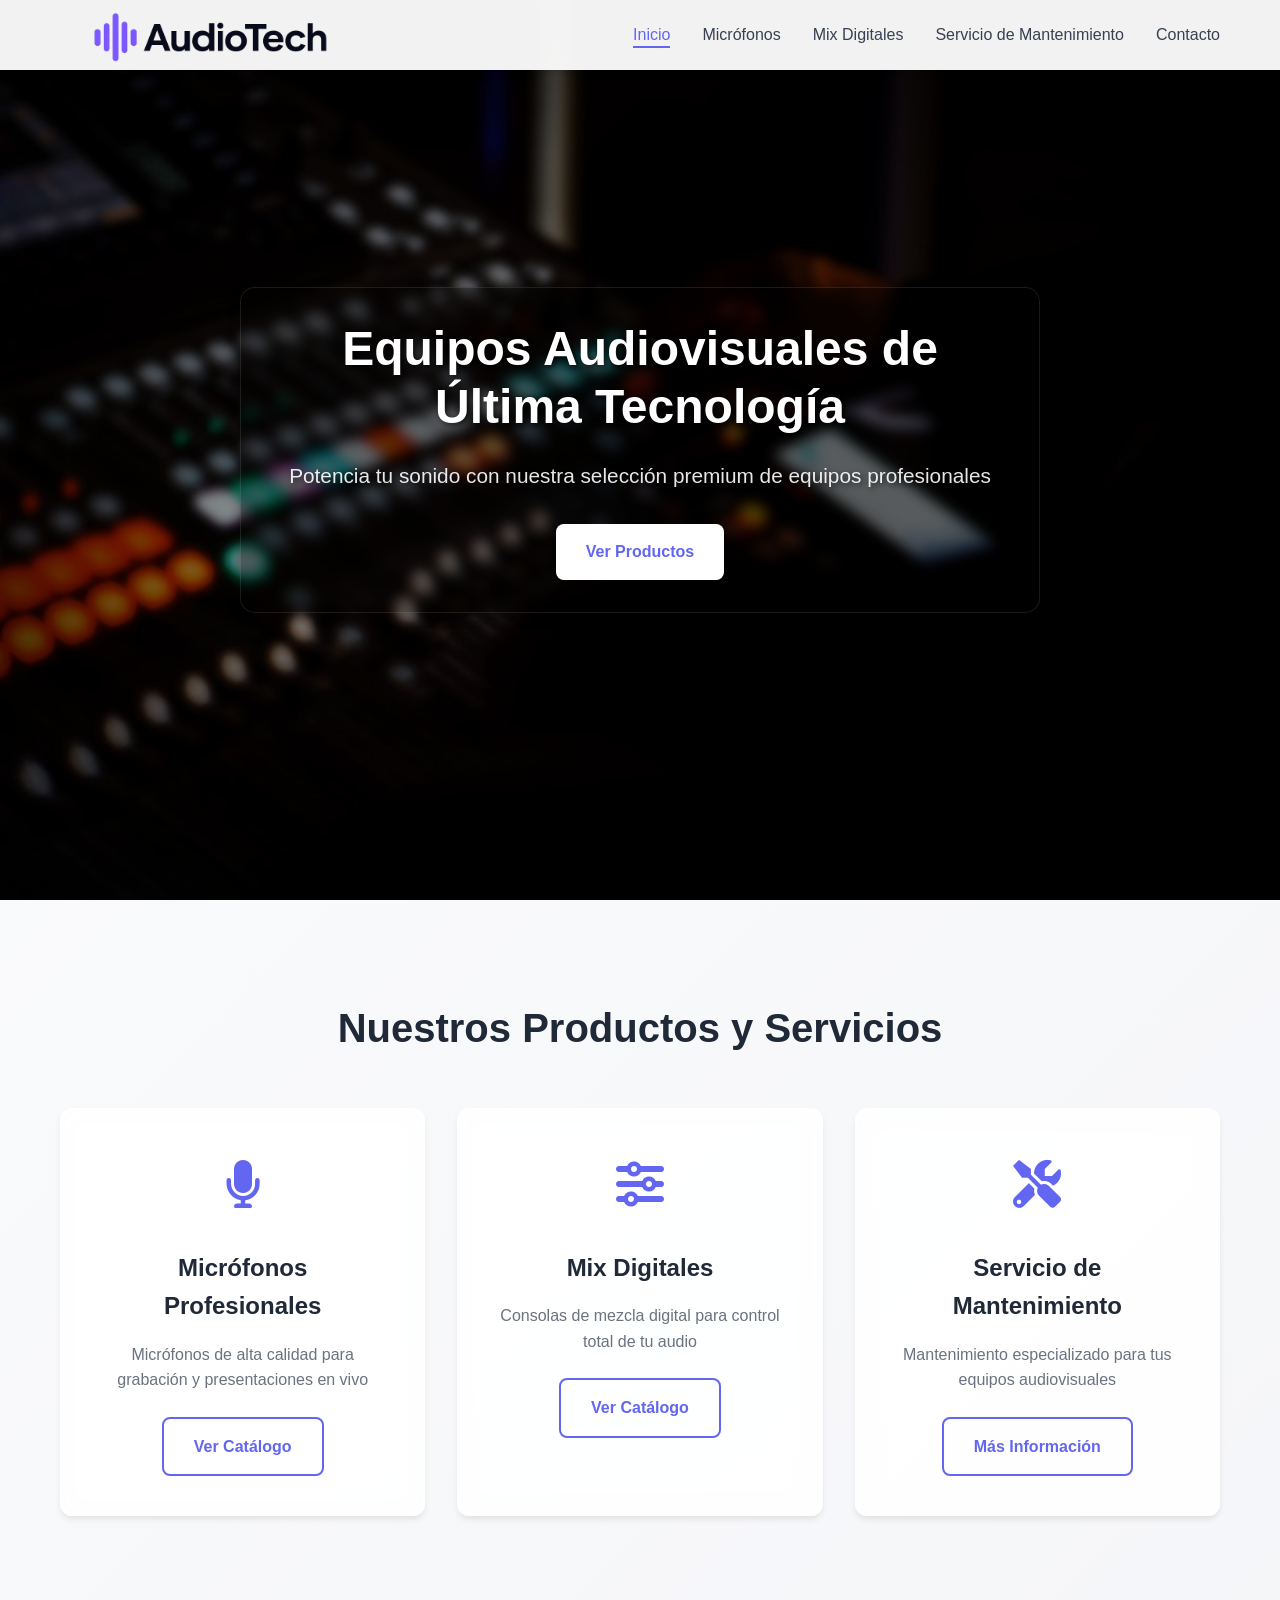
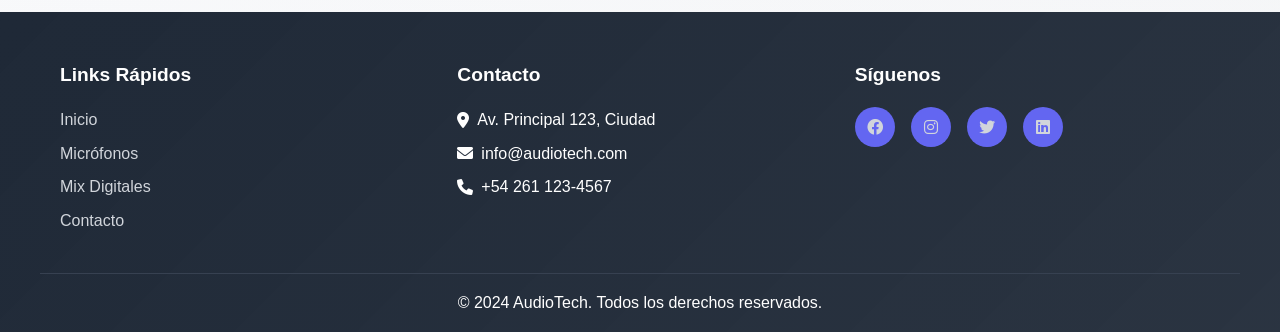
<file: index.html>
<!DOCTYPE html>
<html lang="es">
<head>
    <meta charset="UTF-8">
    <meta name="viewport" content="width=device-width, initial-scale=1.0">
    <title>AudioTech - Equipos Audiovisuales Profesionales</title>
    <link rel="icon" type="image/png" href="img/logo.png">
    <link rel="stylesheet" href="css/style.css">
    <link href="https://cdnjs.cloudflare.com/ajax/libs/font-awesome/6.0.0/css/all.min.css" rel="stylesheet">
</head>
<body class="page-transition">

    <header class="header">
        <nav class="nav">
            <div class="nav-container">
                <!-- Logo -->
                <div class="nav-logo">
                    <h2>AudioTech</h2>
                    <img src="img/logo.png" alt="AudioTech Logo" class="logo-img">
                </div>
                
                <!-- Menu header -->
                <ul class="nav-menu">
                    <li><a href="index.html" class="nav-link active">Inicio</a></li>
                    <li><a href="microfonos.html" class="nav-link">Micrófonos</a></li>
                    <li><a href="mix.html" class="nav-link">Mix Digitales</a></li>
                    <li><a href="mantenimiento.html" class="nav-link">Servicio de Mantenimiento</a></li>
                    <li><a href="contacto.html" class="nav-link">Contacto</a></li>
                </ul>
                
                <!-- Boton hamburguesa para celulares -->
                <div class="hamburger">
                    <span class="bar"></span>
                    <span class="bar"></span>
                    <span class="bar"></span>
                </div>
            </div>
        </nav>
    </header>

    
    <section class="hero" id="home">
        <!-- imagen de fondo principal -->
        <div class="hero-background">
            <img src="img/hero-bg.jpg" alt="Hero Background" class="hero-img">
        </div>
        <div class="hero-content">
            <h1 class="hero-title">Equipos Audiovisuales de Última Tecnología</h1>
            <p class="hero-subtitle">Potencia tu sonido con nuestra selección premium de equipos profesionales</p>
            <a href="#productos" class="btn btn-primary">Ver Productos</a>
        </div>
    </section>

    <!-- Seccion de Productos -->
    <section class="products-preview" id="productos">
        <div class="container">
            <h2 class="section-title">Nuestros Productos y Servicios</h2>
            <div class="products-grid">
                <div class="product-card">
                    <div class="card-icon">
                        <i class="fas fa-microphone"></i>
                    </div>
                    <h3>Micrófonos Profesionales</h3>
                    <p>Micrófonos de alta calidad para grabación y presentaciones en vivo</p>
                    <a href="microfonos.html" class="btn btn-outline">Ver Catálogo</a>
                </div>
                
                <div class="product-card">
                    <div class="card-icon">
                        <i class="fas fa-sliders-h"></i>
                    </div>
                    <h3>Mix Digitales</h3>
                    <p>Consolas de mezcla digital para control total de tu audio</p>
                    <a href="mix.html" class="btn btn-outline">Ver Catálogo</a>
                </div>
                
                <div class="product-card">
                    <div class="card-icon">
                        <i class="fas fa-tools"></i>
                    </div>
                    <h3>Servicio de Mantenimiento</h3>
                    <p>Mantenimiento especializado para tus equipos audiovisuales</p>
                    <a href="mantenimiento.html" class="btn btn-outline">Más Información</a>
                </div>
            </div>
        </div>
    </section>

    <!-- Footer -->
    <footer class="footer">
        <div class="footer-content">
            <div class="footer-section">
                <h4>Links Rápidos</h4>
                <ul>
                    <li><a href="index.html">Inicio</a></li>
                    <li><a href="microfonos.html">Micrófonos</a></li>
                    <li><a href="mix.html">Mix Digitales</a></li>
                    <li><a href="contacto.html">Contacto</a></li>
                </ul>
            </div>
            
            <div class="footer-section">
                <h4>Contacto</h4>
                <div class="contact-info">
                    <!-- Info contacto -->
                    <p><i class="fas fa-map-marker-alt"></i> Av. Principal 123, Ciudad</p>
                    <p><i class="fas fa-envelope"></i> info@audiotech.com</p>
                    <p><i class="fas fa-phone"></i> +54 261 123-4567</p>
                </div>
            </div>
            
            <div class="footer-section">
                <h4>Síguenos</h4>
                <div class="social-links">
                    <!-- Enlaces a redes sociales -->
                    <a href="#" class="social-link"><i class="fab fa-facebook"></i></a>
                    <a href="#" class="social-link"><i class="fab fa-instagram"></i></a>
                    <a href="#" class="social-link"><i class="fab fa-twitter"></i></a>
                    <a href="#" class="social-link"><i class="fab fa-linkedin"></i></a>
                </div>
            </div>
        </div>
        
        <div class="footer-bottom">
            <p>&copy; 2024 AudioTech. Todos los derechos reservados.</p>
        </div>
    </footer>

    <!-- Boton volver arriba -->
    <button id="backToTop" class="back-to-top">
        <i class="fas fa-chevron-up"></i>
    </button>

    <!-- JS -->
    <script>
        // Menú hamburguesa
        const hamburger = document.querySelector('.hamburger');
        const navMenu = document.querySelector('.nav-menu');

        hamburger.addEventListener('click', () => {
            hamburger.classList.toggle('active');
            navMenu.classList.toggle('active');
        });

        // Cerrar menú al hacer click en un link en el hamburguesa
        document.querySelectorAll('.nav-link').forEach(n => n.addEventListener('click', () => {
            hamburger.classList.remove('active');
            navMenu.classList.remove('active');
        }));

        // Volver arriba
        const backToTopButton = document.getElementById('backToTop');

        window.addEventListener('scroll', () => {
            if (window.pageYOffset > 300) {
                backToTopButton.style.display = 'flex';
            } else {
                backToTopButton.style.display = 'none';
            }
        });

        backToTopButton.addEventListener('click', () => {
            window.scrollTo({
                top: 0,
                behavior: 'smooth'
            });
        });

        // Smooth scroll para links
        document.querySelectorAll('a[href^="#"]').forEach(anchor => {
            anchor.addEventListener('click', function (e) {
                e.preventDefault();
                const target = document.querySelector(this.getAttribute('href'));
                if (target) {
                    target.scrollIntoView({
                        behavior: 'smooth',
                        block: 'start'
                    });
                }
            });
        });
    </script>
</body>
</html>
</file>
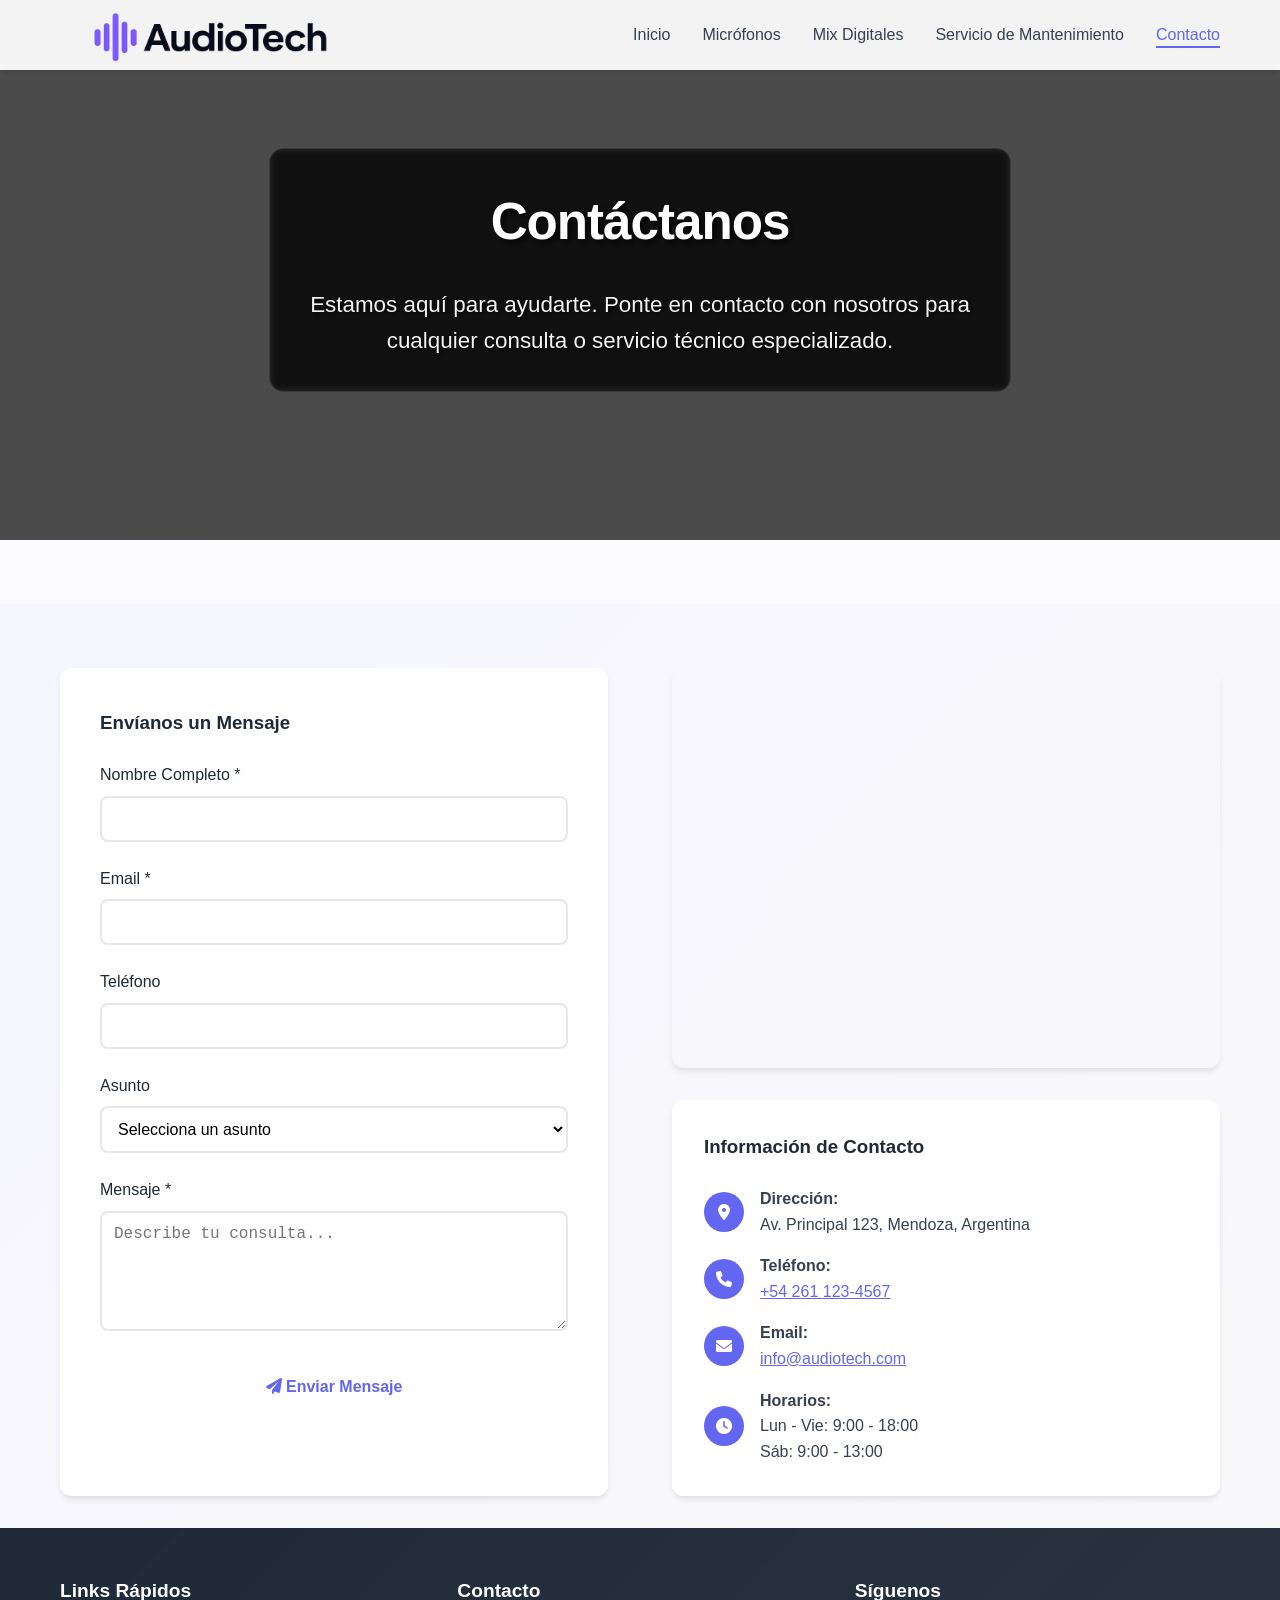
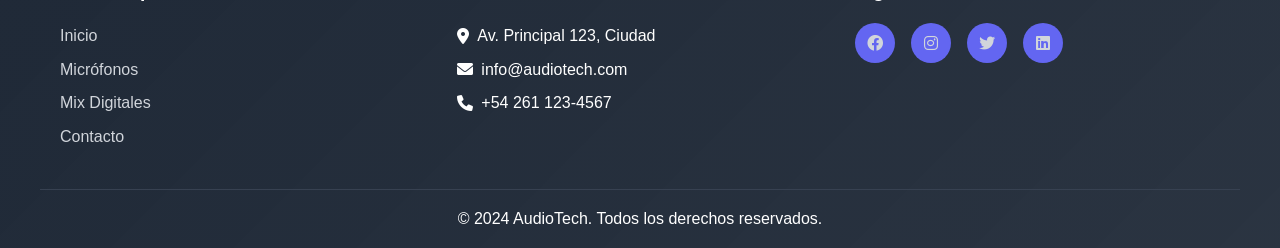
<file: contacto.html>
<!DOCTYPE html>
<html lang="es">
<head>
    <meta charset="UTF-8">
    <meta name="viewport" content="width=device-width, initial-scale=1.0">
    <title>Contacto - AudioTech</title>
    <link rel="icon" type="image/png" href="img/logo.png">
    <link rel="stylesheet" href="css/style.css">
    <link href="https://cdnjs.cloudflare.com/ajax/libs/font-awesome/6.0.0/css/all.min.css" rel="stylesheet">
</head>
<body class="page-transition">
    <!-- Header fijo -->
    <header class="header">
        <nav class="nav">
            <div class="nav-container">
                <div class="nav-logo">
                    <h2>AudioTech</h2>
                    <img src="img/logo.png" alt="AudioTech Logo" class="logo-img">
                </div>
                
                <ul class="nav-menu">
                    <li><a href="index.html" class="nav-link">Inicio</a></li>
                    <li><a href="microfonos.html" class="nav-link">Micrófonos</a></li>
                    <li><a href="mix.html" class="nav-link">Mix Digitales</a></li>
                    <li><a href="mantenimiento.html" class="nav-link">Servicio de Mantenimiento</a></li>
                    <li><a href="contacto.html" class="nav-link active">Contacto</a></li>
                </ul>
                
                <div class="hamburger">
                    <span class="bar"></span>
                    <span class="bar"></span>
                    <span class="bar"></span>
                </div>
            </div>
        </nav>
    </header>

    <!-- Header con imagen de fondo -->
    <section class="page-header contact-header">
        <div class="page-header-content">
            <h1 class="section-title">Contáctanos</h1>
            <p>Estamos aquí para ayudarte. Ponte en contacto con nosotros para cualquier consulta o servicio técnico especializado.</p>
        </div>
    </section>

    <!-- Sección de Contacto -->
    <section class="contact">
        <div class="container">
            <div class="contact-content">
                <!-- Formulario de Contacto -->
                <div class="contact-form">
                    <h3 style="margin-bottom: 1.5rem; color: var(--secondary-color);">Envíanos un Mensaje</h3>
                    <form id="contactForm" action="#" method="POST">
                        <div class="form-group">
                            <label for="nombre">Nombre Completo *</label>
                            <input type="text" id="nombre" name="nombre" required>
                        </div>
                        
                        <div class="form-group">
                            <label for="email">Email *</label>
                            <input type="email" id="email" name="email" required>
                        </div>
                        
                        <div class="form-group">
                            <label for="telefono">Teléfono</label>
                            <input type="tel" id="telefono" name="telefono">
                        </div>
                        
                        <div class="form-group">
                            <label for="asunto">Asunto</label>
                            <select id="asunto" name="asunto">
                                <option value="">Selecciona un asunto</option>
                                <option value="consulta-producto">Consulta sobre productos</option>
                                <option value="servicio-tecnico">Servicio técnico</option>
                                <option value="cotizacion">Solicitar cotización</option>
                                <option value="otro">Otro</option>
                            </select>
                        </div>
                        
                        <div class="form-group">
                            <label for="mensaje">Mensaje *</label>
                            <textarea id="mensaje" name="mensaje" placeholder="Describe tu consulta..." required></textarea>
                        </div>
                        
                        <button type="submit" class="btn btn-primary" style="width: 100%;">
                            <i class="fas fa-paper-plane"></i> Enviar Mensaje
                        </button>
                    </form>
                </div>
                
                <!-- Mapa e información de Contacto -->
                <div>
                    <div class="map-container">
                        <!-- Mapa de Google embebido - Modifica las coordenadas según tu ubicación -->
                        <iframe 
                            src="https://www.google.com/maps/embed?pb=!1m18!1m12!1m3!1d3348.6441834487694!2d-68.84551492477394!3d-32.94101857358954!2m3!1f0!2f0!3f0!3m2!1i1024!2i768!4f13.1!3m3!1m2!1s0x967e0963d8b5e6b5%3A0x6d3b1d0c9c9e6b5e!2sMendoza%2C%20Argentina!5e0!3m2!1ses!2sar!4v1635789123456"
                            allowfullscreen="" 
                            loading="lazy" 
                            referrerpolicy="no-referrer-when-downgrade">
                        </iframe>
                    </div>
                    
                    <!-- Información de Contacto -->
                    <div style="margin-top: 2rem;">
                        <div style="background: rgba(255, 255, 255, 0.95); backdrop-filter: blur(10px); padding: 2rem; border-radius: 12px; box-shadow: var(--shadow);">
                            <h3 style="margin-bottom: 1.5rem; color: var(--secondary-color);">Información de Contacto</h3>
                            
                            <div style="display: flex; flex-direction: column; gap: 1rem;">
                                <div style="display: flex; align-items: center; gap: 1rem;">
                                    <div style="width: 40px; height: 40px; background: var(--primary-color); border-radius: 50%; display: flex; align-items: center; justify-content: center; color: white;">
                                        <i class="fas fa-map-marker-alt"></i>
                                    </div>
                                    <div>
                                        <strong>Dirección:</strong><br>
                                        Av. Principal 123, Mendoza, Argentina
                                    </div>
                                </div>
                                
                                <div style="display: flex; align-items: center; gap: 1rem;">
                                    <div style="width: 40px; height: 40px; background: var(--primary-color); border-radius: 50%; display: flex; align-items: center; justify-content: center; color: white;">
                                        <i class="fas fa-phone"></i>
                                    </div>
                                    <div>
                                        <strong>Teléfono:</strong><br>
                                        <a href="tel:+542611234567" style="color: var(--primary-color);">+54 261 123-4567</a>
                                    </div>
                                </div>
                                
                                <div style="display: flex; align-items: center; gap: 1rem;">
                                    <div style="width: 40px; height: 40px; background: var(--primary-color); border-radius: 50%; display: flex; align-items: center; justify-content: center; color: white;">
                                        <i class="fas fa-envelope"></i>
                                    </div>
                                    <div>
                                        <strong>Email:</strong><br>
                                        <a href="mailto:info@audiotech.com" style="color: var(--primary-color);">info@audiotech.com</a>
                                    </div>
                                </div>
                                
                                <div style="display: flex; align-items: center; gap: 1rem;">
                                    <div style="width: 40px; height: 40px; background: var(--primary-color); border-radius: 50%; display: flex; align-items: center; justify-content: center; color: white;">
                                        <i class="fas fa-clock"></i>
                                    </div>
                                    <div>
                                        <strong>Horarios:</strong><br>
                                        Lun - Vie: 9:00 - 18:00<br>
                                        Sáb: 9:00 - 13:00
                                    </div>
                                </div>
                            </div>
                        </div>
                    </div>
                </div>
            </div>
        </div>
    </section>

    <!-- Footer -->
    <footer class="footer">
        <div class="footer-content">
            <div class="footer-section">
                <h4>Links Rápidos</h4>
                <ul>
                    <li><a href="index.html">Inicio</a></li>
                    <li><a href="microfonos.html">Micrófonos</a></li>
                    <li><a href="mix.html">Mix Digitales</a></li>
                    <li><a href="contacto.html">Contacto</a></li>
                </ul>
            </div>
            
            <div class="footer-section">
                <h4>Contacto</h4>
                <div class="contact-info">
                    <p><i class="fas fa-map-marker-alt"></i> Av. Principal 123, Ciudad</p>
                    <p><i class="fas fa-envelope"></i> info@audiotech.com</p>
                    <p><i class="fas fa-phone"></i> +54 261 123-4567</p>
                </div>
            </div>
            
            <div class="footer-section">
                <h4>Síguenos</h4>
                <div class="social-links">
                    <a href="#" class="social-link"><i class="fab fa-facebook"></i></a>
                    <a href="#" class="social-link"><i class="fab fa-instagram"></i></a>
                    <a href="#" class="social-link"><i class="fab fa-twitter"></i></a>
                    <a href="#" class="social-link"><i class="fab fa-linkedin"></i></a>
                </div>
            </div>
        </div>
        
        <div class="footer-bottom">
            <p>&copy; 2024 AudioTech. Todos los derechos reservados.</p>
        </div>
    </footer>

    <!-- Back to Top Button -->
    <button id="backToTop" class="back-to-top">
        <i class="fas fa-chevron-up"></i>
    </button>

    <!-- JS -->
    <script>
        // Menú hamburguesa
        const hamburger = document.querySelector('.hamburger');
        const navMenu = document.querySelector('.nav-menu');

        hamburger.addEventListener('click', () => {
            hamburger.classList.toggle('active');
            navMenu.classList.toggle('active');
        });

        document.querySelectorAll('.nav-link').forEach(n => n.addEventListener('click', () => {
            hamburger.classList.remove('active');
            navMenu.classList.remove('active');
        }));

        // Boton volver arriba
        const backToTopButton = document.getElementById('backToTop');

        window.addEventListener('scroll', () => {
            if (window.pageYOffset > 300) {
                backToTopButton.style.display = 'flex';
            } else {
                backToTopButton.style.display = 'none';
            }
        });

        backToTopButton.addEventListener('click', () => {
            window.scrollTo({
                top: 0,
                behavior: 'smooth'
            });
        });

        // Formulario de contacto
        const contactForm = document.getElementById('contactForm');
        contactForm.addEventListener('submit', function(e) {
            e.preventDefault();
            
            // lógica para enviar el formulario mas adelante
            // usando fetch() para enviar a un servidor
            
            // Simulación de envío exitoso
            alert('¡Gracias por tu mensaje! Te contactaremos pronto.');
            contactForm.reset();
        });
    </script>
</body>
</html>
</file>
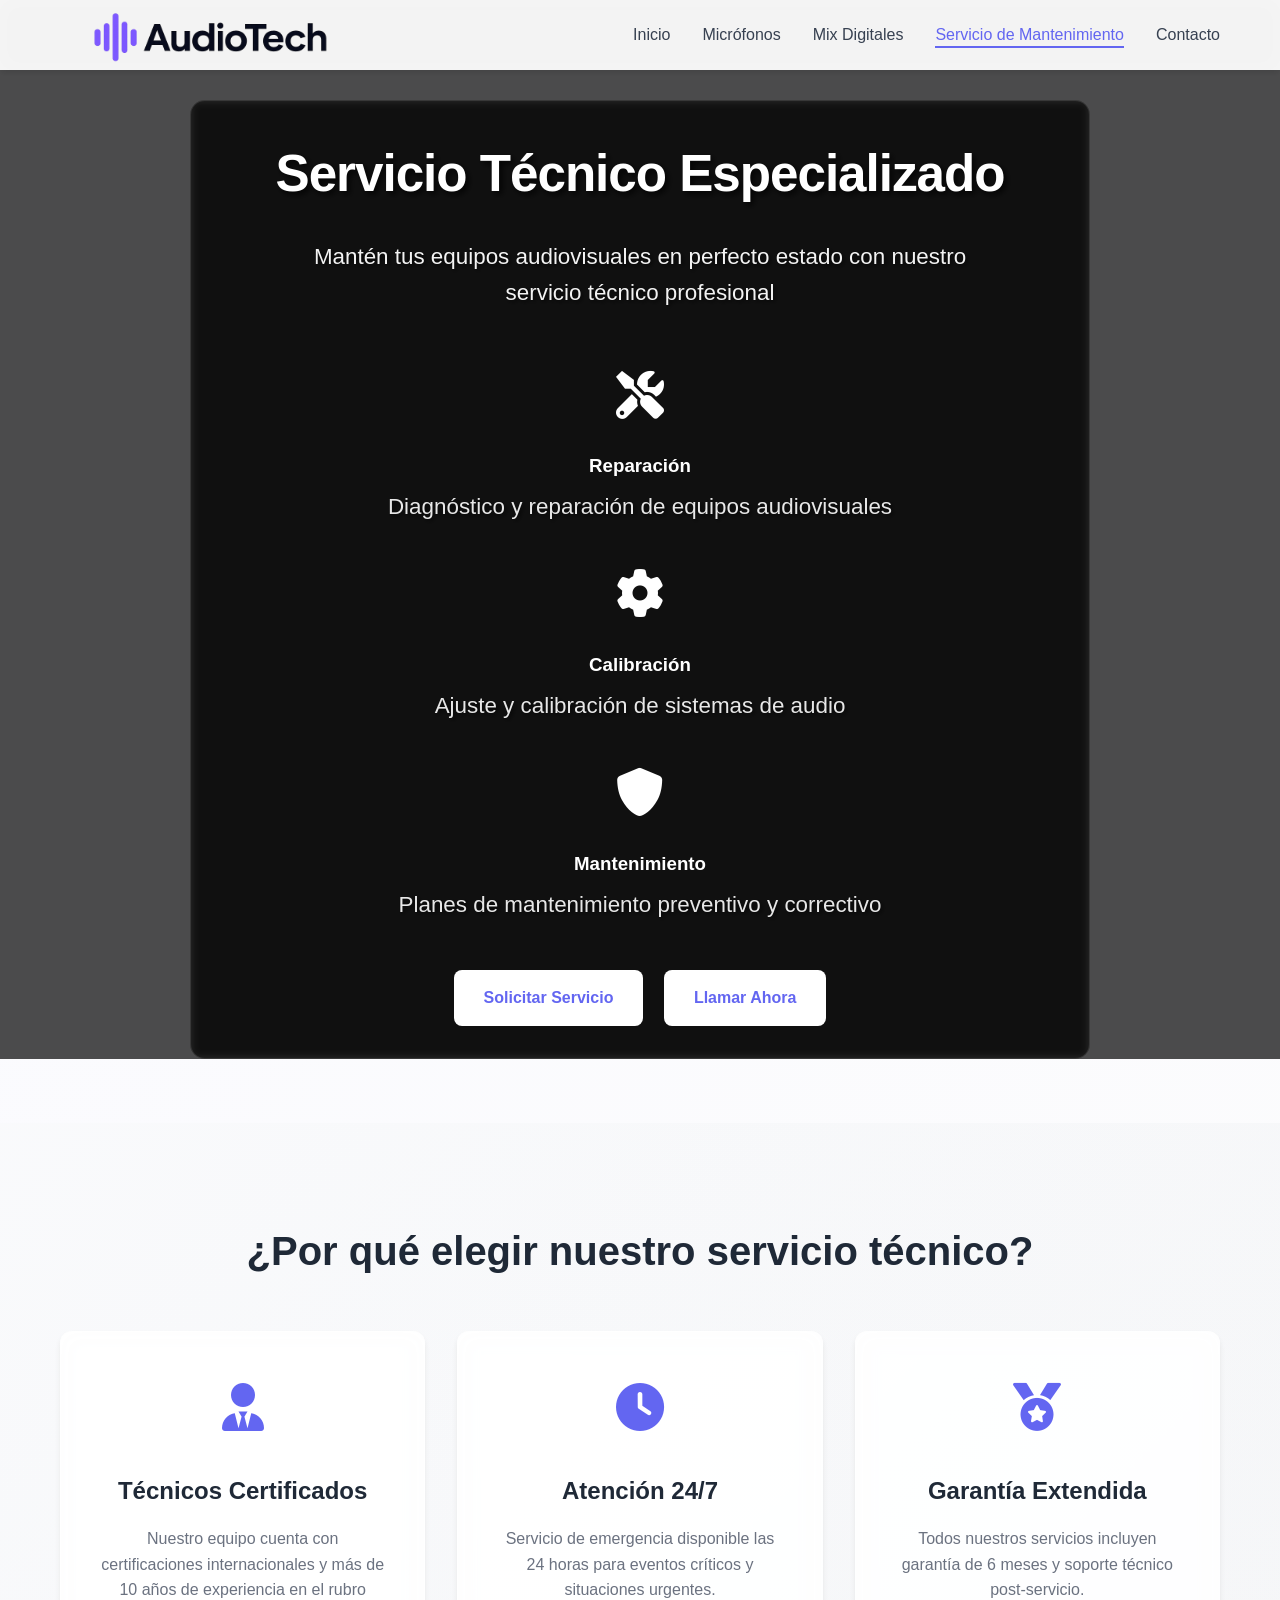
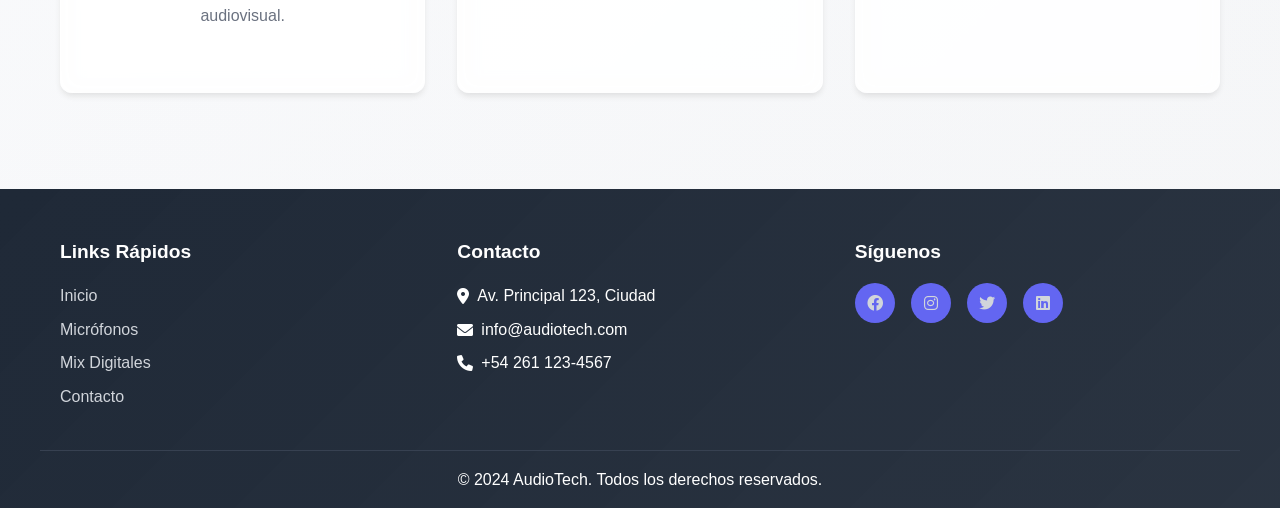
<file: mantenimiento.html>
<!DOCTYPE html>
<html lang="es">
<head>
    <meta charset="UTF-8">
    <meta name="viewport" content="width=device-width, initial-scale=1.0">
    <title>Servicio de Mantenimiento - AudioTech</title>
    <link rel="icon" type="image/png" href="img/logo.png">
    <link rel="stylesheet" href="css/style.css">
    <link href="https://cdnjs.cloudflare.com/ajax/libs/font-awesome/6.0.0/css/all.min.css" rel="stylesheet">
</head>
<body class="page-transition">
    <!-- Header fijo -->
    <header class="header">
        <nav class="nav">
            <div class="nav-container">
                <div class="nav-logo">
                    <h2>AudioTech</h2>
                    <img src="img/logo.png" alt="AudioTech Logo" class="logo-img">
                </div>
                
                <ul class="nav-menu">
                    <li><a href="index.html" class="nav-link">Inicio</a></li>
                    <li><a href="microfonos.html" class="nav-link">Micrófonos</a></li>
                    <li><a href="mix.html" class="nav-link">Mix Digitales</a></li>
                    <li><a href="mantenimiento.html" class="nav-link active">Servicio de Mantenimiento</a></li>
                    <li><a href="contacto.html" class="nav-link">Contacto</a></li>
                </ul>
                
                <div class="hamburger">
                    <span class="bar"></span>
                    <span class="bar"></span>
                    <span class="bar"></span>
                </div>
            </div>
        </nav>
    </header>

    <!-- Header con imagen de fondo -->
    <section class="page-header maintenance-header">
        <div class="page-header-content">
            <h1 class="section-title">Servicio Técnico Especializado</h1>
            <p>Mantén tus equipos audiovisuales en perfecto estado con nuestro servicio técnico profesional</p>
            
            <div style="margin-top: 3rem; display: flex; flex-wrap: wrap; gap: 2rem; justify-content: center;">
                <div style="text-align: center; min-width: 200px;">
                    <div style="font-size: 3rem; margin-bottom: 1rem;">
                        <i class="fas fa-tools"></i>
                    </div>
                    <h3 style="margin-bottom: 0.5rem;">Reparación</h3>
                    <p style="opacity: 0.9;">Diagnóstico y reparación de equipos audiovisuales</p>
                </div>
                
                <div style="text-align: center; min-width: 200px;">
                    <div style="font-size: 3rem; margin-bottom: 1rem;">
                        <i class="fas fa-cog"></i>
                    </div>
                    <h3 style="margin-bottom: 0.5rem;">Calibración</h3>
                    <p style="opacity: 0.9;">Ajuste y calibración de sistemas de audio</p>
                </div>
                
                <div style="text-align: center; min-width: 200px;">
                    <div style="font-size: 3rem; margin-bottom: 1rem;">
                        <i class="fas fa-shield-alt"></i>
                    </div>
                    <h3 style="margin-bottom: 0.5rem;">Mantenimiento</h3>
                    <p style="opacity: 0.9;">Planes de mantenimiento preventivo y correctivo</p>
                </div>
            </div>
            
            <div style="margin-top: 3rem;">
                <a href="contacto.html" class="btn btn-primary" style="margin-right: 1rem;">Solicitar Servicio</a>
                <a href="tel:+542611234567" class="btn btn-primary">Llamar Ahora</a>
            </div>
        </div>
    </section>

    <!-- Información del Servicio -->
    <section class="products-preview">
        <div class="container">
            <h2 class="section-title">¿Por qué elegir nuestro servicio técnico?</h2>
            
            <div class="products-grid" style="margin-top: 3rem;">
                <div class="product-card">
                    <div class="card-icon">
                        <i class="fas fa-user-tie"></i>
                    </div>
                    <h3>Técnicos Certificados</h3>
                    <p>Nuestro equipo cuenta con certificaciones internacionales y más de 10 años de experiencia en el rubro audiovisual.</p>
                </div>
                
                <div class="product-card">
                    <div class="card-icon">
                        <i class="fas fa-clock"></i>
                    </div>
                    <h3>Atención 24/7</h3>
                    <p>Servicio de emergencia disponible las 24 horas para eventos críticos y situaciones urgentes.</p>
                </div>
                
                <div class="product-card">
                    <div class="card-icon">
                        <i class="fas fa-medal"></i>
                    </div>
                    <h3>Garantía Extendida</h3>
                    <p>Todos nuestros servicios incluyen garantía de 6 meses y soporte técnico post-servicio.</p>
                </div>
            </div>
        </div>
    </section>

    <!-- Footer -->
    <footer class="footer">
        <div class="footer-content">
            <div class="footer-section">
                <h4>Links Rápidos</h4>
                <ul>
                    <li><a href="index.html">Inicio</a></li>
                    <li><a href="index.html">Micrófonos</a></li>
                    <li><a href="mix.html">Mix Digitales</a></li>
                    <li><a href="contacto.html">Contacto</a></li>
                </ul>
            </div>
            
            <div class="footer-section">
                <h4>Contacto</h4>
                <div class="contact-info">
                    <p><i class="fas fa-map-marker-alt"></i> Av. Principal 123, Ciudad</p>
                    <p><i class="fas fa-envelope"></i> info@audiotech.com</p>
                    <p><i class="fas fa-phone"></i> +54 261 123-4567</p>
                </div>
            </div>
            
            <div class="footer-section">
                <h4>Síguenos</h4>
                <div class="social-links">
                    <a href="#" class="social-link"><i class="fab fa-facebook"></i></a>
                    <a href="#" class="social-link"><i class="fab fa-instagram"></i></a>
                    <a href="#" class="social-link"><i class="fab fa-twitter"></i></a>
                    <a href="#" class="social-link"><i class="fab fa-linkedin"></i></a>
                </div>
            </div>
        </div>
        
        <div class="footer-bottom">
            <p>&copy; 2024 AudioTech. Todos los derechos reservados.</p>
        </div>
    </footer>

    <!-- Boton volver arriba -->
    <button id="backToTop" class="back-to-top">
        <i class="fas fa-chevron-up"></i>
    </button>

    <!-- JS -->
    <script>
        // Menú hamburguesa
        const hamburger = document.querySelector('.hamburger');
        const navMenu = document.querySelector('.nav-menu');

        hamburger.addEventListener('click', () => {
            hamburger.classList.toggle('active');
            navMenu.classList.toggle('active');
        });

        document.querySelectorAll('.nav-link').forEach(n => n.addEventListener('click', () => {
            hamburger.classList.remove('active');
            navMenu.classList.remove('active');
        }));

        // Boton volver arriba
        const backToTopButton = document.getElementById('backToTop');

        window.addEventListener('scroll', () => {
            if (window.pageYOffset > 300) {
                backToTopButton.style.display = 'flex';
            } else {
                backToTopButton.style.display = 'none';
            }
        });

        backToTopButton.addEventListener('click', () => {
            window.scrollTo({
                top: 0,
                behavior: 'smooth'
            });
        });
    </script>
</body>
</html>
</file>
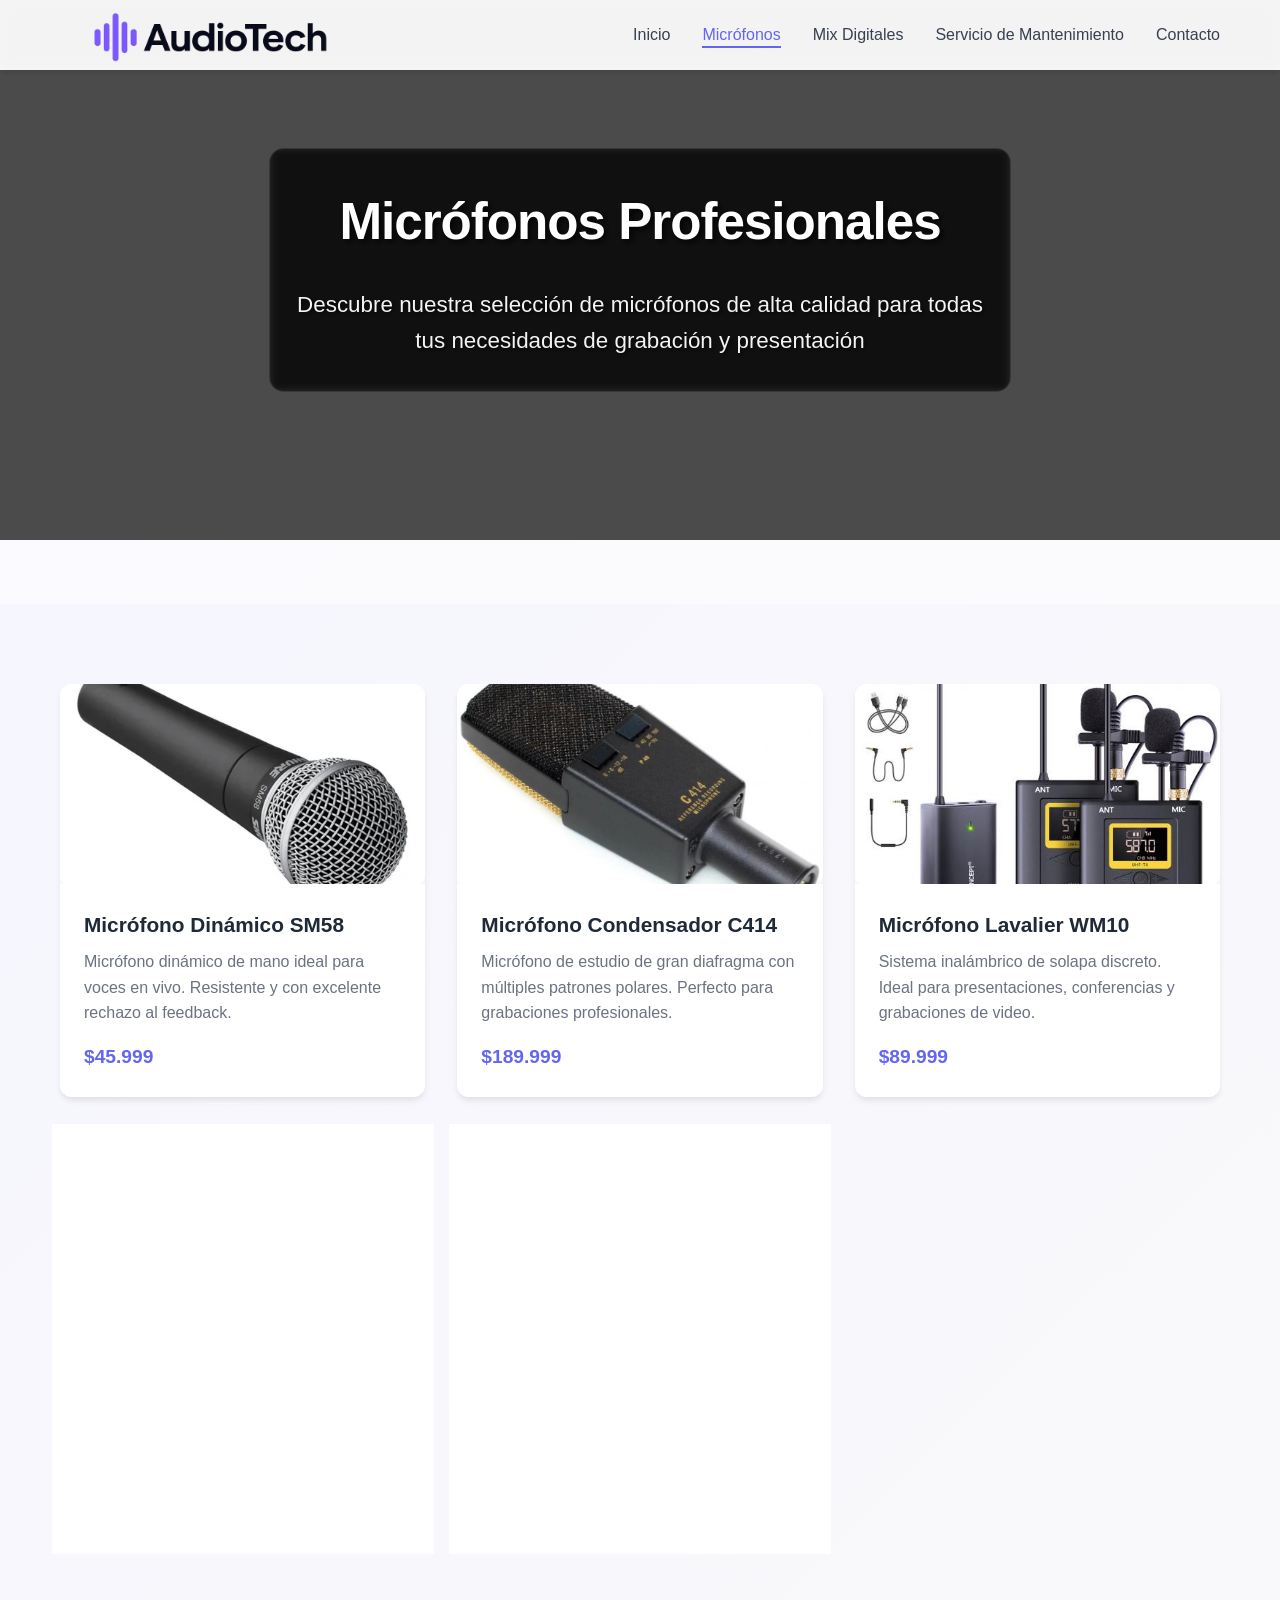
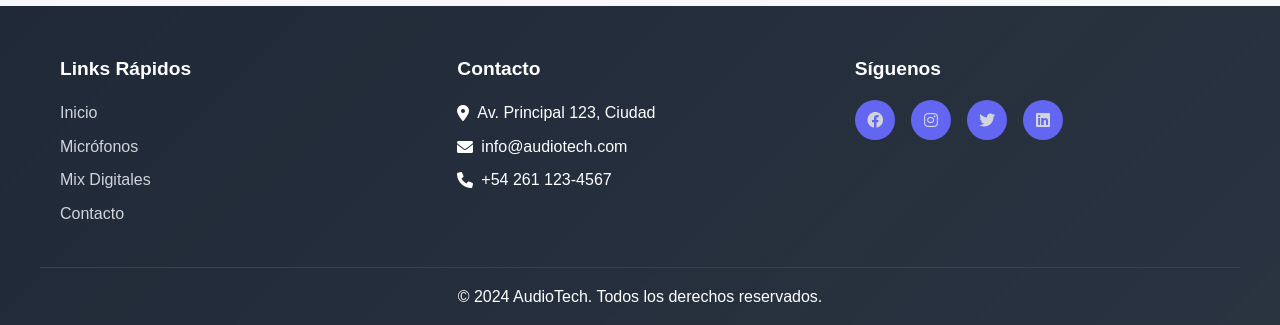
<file: microfonos.html>
<!DOCTYPE html>
<html lang="es">
<head>
    <meta charset="UTF-8">
    <meta name="viewport" content="width=device-width, initial-scale=1.0">
    <title>Micrófonos Profesionales - AudioTech</title>
    <link rel="icon" type="image/png" href="img/logo.png">
    <link rel="stylesheet" href="css/style.css">
    <link href="https://cdnjs.cloudflare.com/ajax/libs/font-awesome/6.0.0/css/all.min.css" rel="stylesheet">
</head>
<body class="page-transition">
    <!-- Header fijo -->
    <header class="header">
        <nav class="nav">
            <div class="nav-container">
                <div class="nav-logo">
                    <h2>AudioTech</h2>
                    <img src="img/logo.png" alt="AudioTech Logo" class="logo-img">
                </div>
                
                <ul class="nav-menu">
                    <li><a href="index.html" class="nav-link">Inicio</a></li>
                    <li><a href="microfonos.html" class="nav-link active">Micrófonos</a></li>
                    <li><a href="mix.html" class="nav-link">Mix Digitales</a></li>
                    <li><a href="mantenimiento.html" class="nav-link">Servicio de Mantenimiento</a></li>
                    <li><a href="contacto.html" class="nav-link">Contacto</a></li>
                </ul>
                
                <div class="hamburger">
                    <span class="bar"></span>
                    <span class="bar"></span>
                    <span class="bar"></span>
                </div>
            </div>
        </nav>
    </header>

    <!-- Header con imagen de fondo -->
    <section class="page-header microphones-header">
        <div class="page-header-content">
            <h1 class="section-title">Micrófonos Profesionales</h1>
            <p>Descubre nuestra selección de micrófonos de alta calidad para todas tus necesidades de grabación y presentación</p>
        </div>
    </section>

    <!-- Catálogo de Micrófonos -->
    <section class="catalog">
        <div class="container">
            <div class="products-grid">
                <!-- Producto 1 -->
                <div class="product-item">
                    <div class="product-img">
                        
                        <img src="img/sm_58.jpg" alt="sm_58">
                    </div>
                    <div class="product-info">
                        <h3>Micrófono Dinámico SM58</h3>
                        <p>Micrófono dinámico de mano ideal para voces en vivo. Resistente y con excelente rechazo al feedback.</p>
                        <div class="price">$45.999</div>
                    </div>
                </div>

                <!-- Producto 2 -->
                <div class="product-item">
                    <div class="product-img">
                        
                        <img src="img/condensador-c414.jpg" alt="condensador-c414">
                    </div>
                    <div class="product-info">
                        <h3>Micrófono Condensador C414</h3>
                        <p>Micrófono de estudio de gran diafragma con múltiples patrones polares. Perfecto para grabaciones profesionales.</p>
                        <div class="price">$189.999</div>
                    </div>
                </div>

                <!-- Producto 3 -->
                <div class="product-item">
                    <div class="product-img">
                        
                        <img src="img/lavalier.jpg" alt="lavalier">
                    </div>
                    <div class="product-info">
                        <h3>Micrófono Lavalier WM10</h3>
                        <p>Sistema inalámbrico de solapa discreto. Ideal para presentaciones, conferencias y grabaciones de video.</p>
                        <div class="price">$89.999</div>
                    </div>
                </div>

                <!-- Producto 4 -->
                <div class="product-item">
                    <div class="product-img">
                       
                        <img src="img/shotgun.jpg" alt="shotgun">
                        
                    </div>
                    <div class="product-info">
                        <h3>Micrófono Shotgun MKH416</h3>
                        <p>Micrófono direccional ultra-compacto. Excelente para grabación de diálogos y producciones audiovisuales.</p>
                        <div class="price">$156.999</div>
                    </div>
                </div>

                <!-- Producto 5 -->
                <div class="product-item">
                    <div class="product-img">
                        
                        <img src="img/podcaster.jpg" alt="podcaster">
                    </div>
                    <div class="product-info">
                        <h3>Micrófono USB Podcaster</h3>
                        <p>Micrófono USB plug-and-play perfecto para podcasting, streaming y grabaciones caseras de alta calidad.</p>
                        <div class="price">$67.999</div>
                    </div>
                </div>
            </div>
        </div>
    </section>

    <!-- Footer -->
    <footer class="footer">
        <div class="footer-content">
            <div class="footer-section">
                <h4>Links Rápidos</h4>
                <ul>
                    <li><a href="index.html">Inicio</a></li>
                    <li><a href="microfonos.html">Micrófonos</a></li>
                    <li><a href="mix.html">Mix Digitales</a></li>
                    <li><a href="contacto.html">Contacto</a></li>
                </ul>
            </div>
            
            <div class="footer-section">
                <h4>Contacto</h4>
                <div class="contact-info">
                    <p><i class="fas fa-map-marker-alt"></i> Av. Principal 123, Ciudad</p>
                    <p><i class="fas fa-envelope"></i> info@audiotech.com</p>
                    <p><i class="fas fa-phone"></i> +54 261 123-4567</p>
                </div>
            </div>
            
            <div class="footer-section">
                <h4>Síguenos</h4>
                <div class="social-links">
                    <a href="#" class="social-link"><i class="fab fa-facebook"></i></a>
                    <a href="#" class="social-link"><i class="fab fa-instagram"></i></a>
                    <a href="#" class="social-link"><i class="fab fa-twitter"></i></a>
                    <a href="#" class="social-link"><i class="fab fa-linkedin"></i></a>
                </div>
            </div>
        </div>
        
        <div class="footer-bottom">
            <p>&copy; 2024 AudioTech. Todos los derechos reservados.</p>
        </div>
    </footer>

    <!-- Boton volver arriba -->
    <button id="backToTop" class="back-to-top">
        <i class="fas fa-chevron-up"></i>
    </button>

    <!-- JavaScript -->
    <script>
        // Menú hamburguesa
        const hamburger = document.querySelector('.hamburger');
        const navMenu = document.querySelector('.nav-menu');

        hamburger.addEventListener('click', () => {
            hamburger.classList.toggle('active');
            navMenu.classList.toggle('active');
        });

        document.querySelectorAll('.nav-link').forEach(n => n.addEventListener('click', () => {
            hamburger.classList.remove('active');
            navMenu.classList.remove('active');
        }));

        // Boton volver arriba
        const backToTopButton = document.getElementById('backToTop');

        window.addEventListener('scroll', () => {
            if (window.pageYOffset > 300) {
                backToTopButton.style.display = 'flex';
            } else {
                backToTopButton.style.display = 'none';
            }
        });

        backToTopButton.addEventListener('click', () => {
            window.scrollTo({
                top: 0,
                behavior: 'smooth'
            });
        });
    </script>
</body>
</html>
</file>
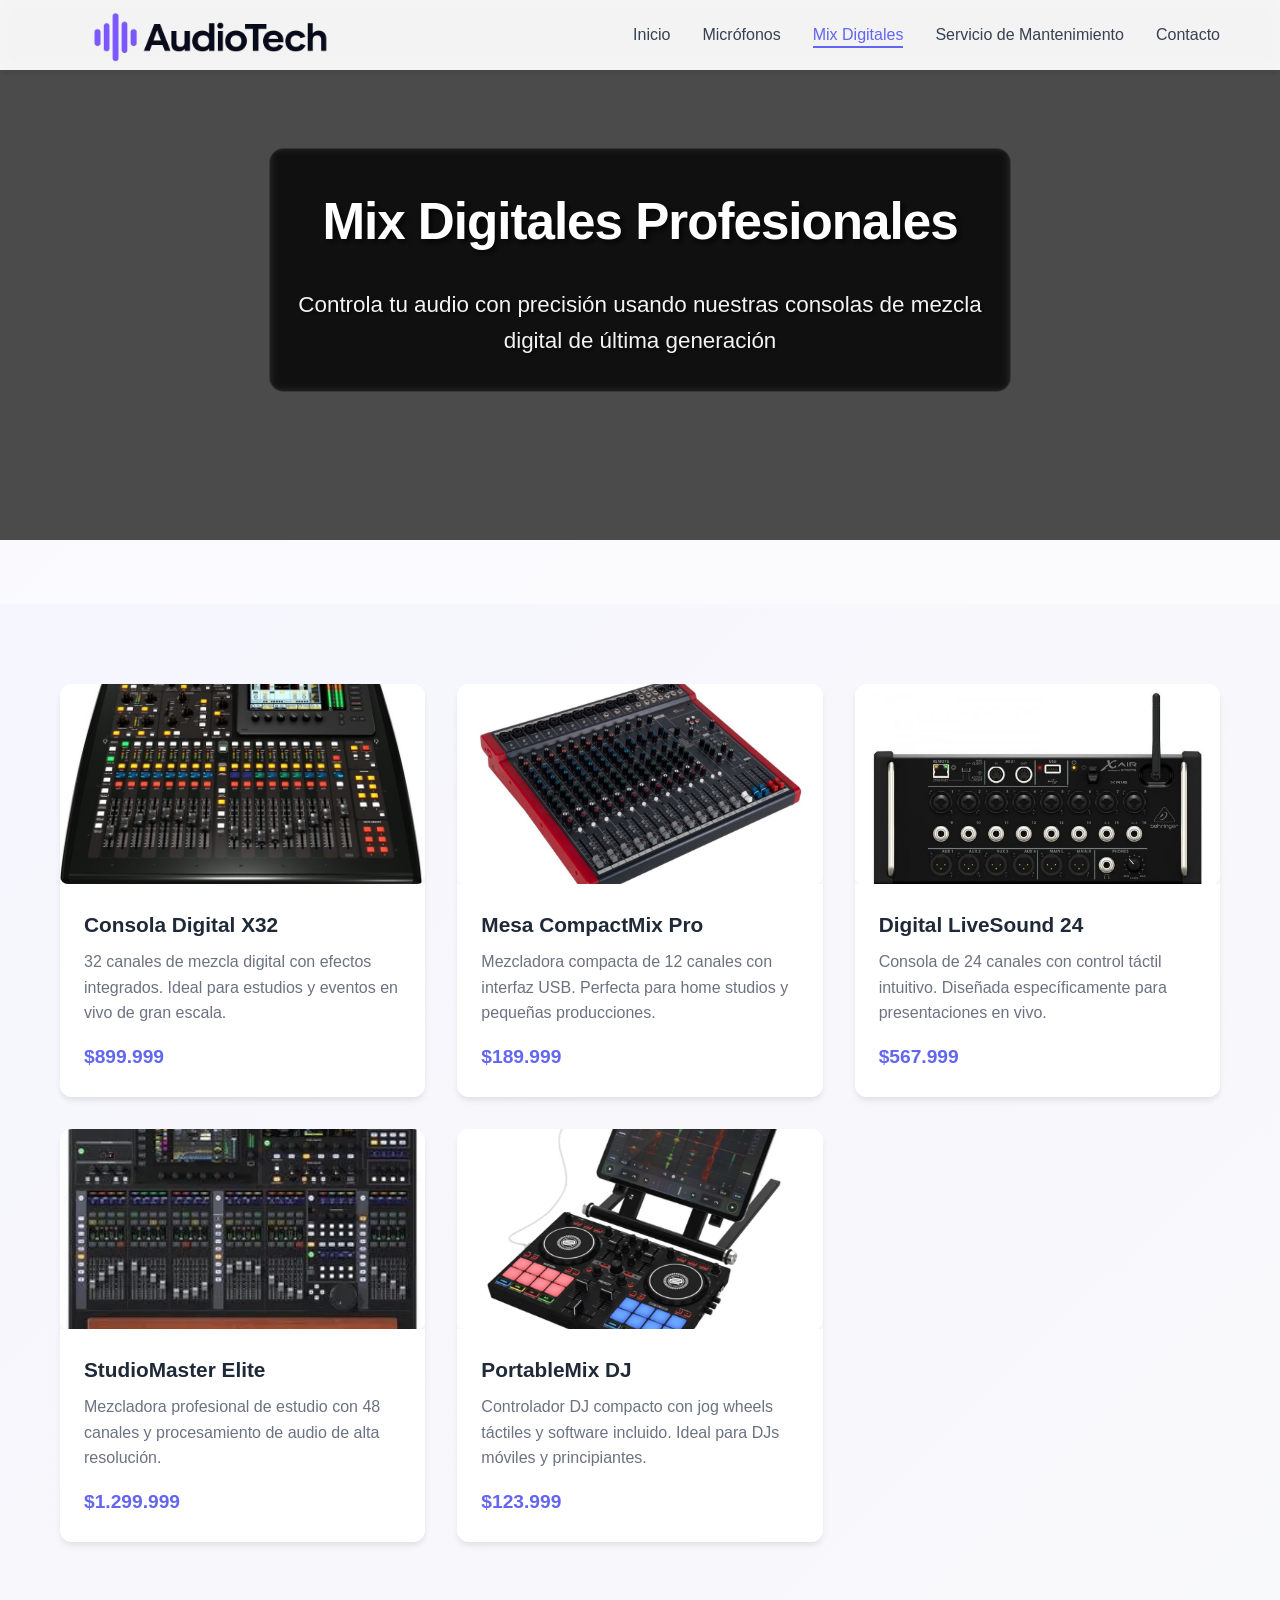
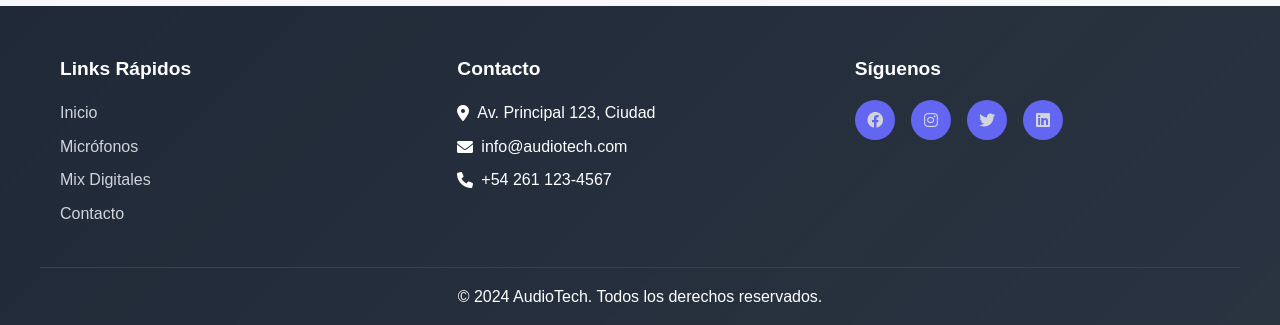
<file: mix.html>
<!DOCTYPE html>
<html lang="es">
<head>
    <meta charset="UTF-8">
    <meta name="viewport" content="width=device-width, initial-scale=1.0">
    <title>Mix Digitales - AudioTech</title>
    <link rel="icon" type="image/png" href="img/logo.png">
    <link rel="stylesheet" href="css/style.css">
    <link href="https://cdnjs.cloudflare.com/ajax/libs/font-awesome/6.0.0/css/all.min.css" rel="stylesheet">
</head>
<body class="page-transition">
    <!-- Header fijo -->
    <header class="header">
        <nav class="nav">
            <div class="nav-container">
                <div class="nav-logo">
                    <h2>AudioTech</h2>
                    <img src="img/logo.png" alt="AudioTech Logo" class="logo-img">
                </div>
                
                <ul class="nav-menu">
                    <li><a href="index.html" class="nav-link">Inicio</a></li>
                    <li><a href="microfonos.html" class="nav-link">Micrófonos</a></li>
                    <li><a href="mix.html" class="nav-link active">Mix Digitales</a></li>
                    <li><a href="mantenimiento.html" class="nav-link">Servicio de Mantenimiento</a></li>
                    <li><a href="contacto.html" class="nav-link">Contacto</a></li>
                </ul>
                
                <div class="hamburger">
                    <span class="bar"></span>
                    <span class="bar"></span>
                    <span class="bar"></span>
                </div>
            </div>
        </nav>
    </header>

    <!-- Header con imagen de fondo -->
    <section class="page-header mixers-header">
        <div class="page-header-content">
            <h1 class="section-title">Mix Digitales Profesionales</h1>
            <p>Controla tu audio con precisión usando nuestras consolas de mezcla digital de última generación</p>
        </div>
    </section>

    <!-- Mix Digitales -->
    <section class="catalog">
        <div class="container">
            <div class="products-grid">
                <!-- Producto 1 -->
                <div class="product-item">
                    <div class="product-img">
                        
                        <img src="img/consola-x32.jpg" alt="Consola Digital X32">
                    </div>
                    <div class="product-info">
                        <h3>Consola Digital X32</h3>
                        <p>32 canales de mezcla digital con efectos integrados. Ideal para estudios y eventos en vivo de gran escala.</p>
                        <div class="price">$899.999</div>
                    </div>
                </div>

                <!-- Producto 2 -->
                <div class="product-item">
                    <div class="product-img">
                        
                        <img src="img/consola-compacta.jpg" alt="Consola Compacta">
                    </div>
                    <div class="product-info">
                        <h3>Mesa CompactMix Pro</h3>
                        <p>Mezcladora compacta de 12 canales con interfaz USB. Perfecta para home studios y pequeñas producciones.</p>
                        <div class="price">$189.999</div>
                    </div>
                </div>

                <!-- Producto 3 -->
                <div class="product-item">
                    <div class="product-img">
                        
                        <img src="img/digital-24.jpg" alt="Digital-24">
                    </div>
                    <div class="product-info">
                        <h3>Digital LiveSound 24</h3>
                        <p>Consola de 24 canales con control táctil intuitivo. Diseñada específicamente para presentaciones en vivo.</p>
                        <div class="price">$567.999</div>
                    </div>
                </div>

                <!-- Producto 4 -->
                <div class="product-item">
                    <div class="product-img">
                        
                        <img src="img/consola-48 canales.jpg" alt="consola-48">
                    </div>
                    <div class="product-info">
                        <h3>StudioMaster Elite</h3>
                        <p>Mezcladora profesional de estudio con 48 canales y procesamiento de audio de alta resolución.</p>
                        <div class="price">$1.299.999</div>
                    </div>
                </div>

                <!-- Producto 5 -->
                <div class="product-item">
                    <div class="product-img">
                        
                        <img src="img/consola-portabledj.jpg" alt="consola-portabledj">
                    </div>
                    <div class="product-info">
                        <h3>PortableMix DJ</h3>
                        <p>Controlador DJ compacto con jog wheels táctiles y software incluido. Ideal para DJs móviles y principiantes.</p>
                        <div class="price">$123.999</div>
                    </div>
                </div>
            </div>
        </div>
    </section>

    <!-- Footer -->
    <footer class="footer">
        <div class="footer-content">
            <div class="footer-section">
                <h4>Links Rápidos</h4>
                <ul>
                    <li><a href="index.html">Inicio</a></li>
                    <li><a href="microfonos.html">Micrófonos</a></li>
                    <li><a href="mix.html">Mix Digitales</a></li>
                    <li><a href="contacto.html">Contacto</a></li>
                </ul>
            </div>
            
            <div class="footer-section">
                <h4>Contacto</h4>
                <div class="contact-info">
                    <p><i class="fas fa-map-marker-alt"></i> Av. Principal 123, Ciudad</p>
                    <p><i class="fas fa-envelope"></i> info@audiotech.com</p>
                    <p><i class="fas fa-phone"></i> +54 261 123-4567</p>
                </div>
            </div>
            
            <div class="footer-section">
                <h4>Síguenos</h4>
                <div class="social-links">
                    <a href="#" class="social-link"><i class="fab fa-facebook"></i></a>
                    <a href="#" class="social-link"><i class="fab fa-instagram"></i></a>
                    <a href="#" class="social-link"><i class="fab fa-twitter"></i></a>
                    <a href="#" class="social-link"><i class="fab fa-linkedin"></i></a>
                </div>
            </div>
        </div>
        
        <div class="footer-bottom">
            <p>&copy; 2024 AudioTech. Todos los derechos reservados.</p>
        </div>
    </footer>

    <!-- Boton volver arriba -->
    <button id="backToTop" class="back-to-top">
        <i class="fas fa-chevron-up"></i>
    </button>

    <!-- JS -->
    <script>
        // Menú hamburguesa
        const hamburger = document.querySelector('.hamburger');
        const navMenu = document.querySelector('.nav-menu');

        hamburger.addEventListener('click', () => {
            hamburger.classList.toggle('active');
            navMenu.classList.toggle('active');
        });

        document.querySelectorAll('.nav-link').forEach(n => n.addEventListener('click', () => {
            hamburger.classList.remove('active');
            navMenu.classList.remove('active');
        }));

        // Boton volver arriba
        const backToTopButton = document.getElementById('backToTop');

        window.addEventListener('scroll', () => {
            if (window.pageYOffset > 300) {
                backToTopButton.style.display = 'flex';
            } else {
                backToTopButton.style.display = 'none';
            }
        });

        backToTopButton.addEventListener('click', () => {
            window.scrollTo({
                top: 0,
                behavior: 'smooth'
            });
        });
    </script>
</body>
</html>
</file>
<file: css/style.css>
/* Variables Css */
:root {
    --primary-color: #6366f1;
    --primary-dark: #4f46e5;
    --secondary-color: #1f2937;
    --text-color: #374151;
    --text-light: #6b7280;
    --background-light: #f9fafb;
    --white: #ffffff;
    --border-color: #e5e7eb;
    --shadow: 0 4px 6px -1px rgba(0, 0, 0, 0.1);
    --shadow-lg: 0 10px 15px -3px rgba(0, 0, 0, 0.1);
    
    /* gradientes */
    --gradient-bg: linear-gradient(135deg, rgba(99, 102, 241, 0.03) 0%, rgba(156, 163, 175, 0.03) 100%);
    --gradient-bg-alt: linear-gradient(135deg, rgba(249, 250, 251, 0.8) 0%, rgba(243, 244, 246, 0.8) 100%);
}

/* Reset y base */
* {
    margin: 0;
    padding: 0;
    box-sizing: border-box;
}

html {
    scroll-behavior: smooth;
}

body {
    font-family: -apple-system, BlinkMacSystemFont, 'Segoe UI', Roboto, sans-serif;
    line-height: 1.6;
    color: var(--text-color);
    background: var(--gradient-bg);
    min-height: 100vh;
}

.container {
    max-width: 1200px;
    margin: 0 auto;
    padding: 0 20px;
}

/* Header */
.header {
    background: rgba(255, 255, 255, 0.95);
    backdrop-filter: blur(10px);
    box-shadow: var(--shadow);
    position: fixed;
    top: 0;
    width: 100%;
    z-index: 1000;
    transition: all 0.3s ease;
}

.nav-container {
    max-width: 1200px;
    margin: 0 auto;
    padding: 0 20px;
    display: flex;
    justify-content: space-between;
    align-items: center;
    height: 70px;
}

.nav-logo h2 {
    color: var(--primary-color);
    font-size: 1.7rem;
    font-weight: 700;
}

.logo-img {
    height: 200px;
    width: auto;
    transform: translateY(-15px);
}

.nav-menu {
    display: flex;
    list-style: none;
    gap: 2rem;
}

.nav-link {
    text-decoration: none;
    color: var(--text-color);
    font-weight: 500;
    transition: all 0.3s ease;
    position: relative;
}

.nav-link:hover,
.nav-link.active {
    color: var(--primary-color);
    transform: translateY(-1px);
}

.nav-link.active::after {
    content: '';
    position: absolute;
    bottom: -5px;
    left: 0;
    width: 100%;
    height: 2px;
    background: var(--primary-color);
    animation: slideIn 0.3s ease;
}

@keyframes slideIn {
    from {
        width: 0;
    }
    to {
        width: 100%;
    }
}

/* menu hamburguesa */
.hamburger {
    display: none;
    flex-direction: column;
    cursor: pointer;
}

.bar {
    width: 25px;
    height: 3px;
    background: var(--text-color);
    margin: 3px 0;
    transition: 0.3s;
}

/* Seccion inicio */
.hero {
    height: 100vh;
    background: linear-gradient(135deg, var(--primary-color) 0%, var(--primary-dark) 100%);
    display: flex;
    align-items: center;
    justify-content: center;
    text-align: center;
    position: relative;
    overflow: hidden;
}

.hero-background {
    position: absolute;
    top: 0;
    left: 0;
    width: 100%;
    height: 100%;
    background: rgba(0, 0, 0, 0.4);
}

.hero-img {
    width: 100%;
    height: 100%;
    object-fit: cover;
}

.hero-content {
    position: relative;
    z-index: 2;
    max-width: 800px;
    padding: 0 20px;
    color: var(--white);
    animation: fadeInUp 0.8s ease;
}

@keyframes fadeInUp {
    from {
        opacity: 0;
        transform: translateY(30px);
    }
    to {
        opacity: 1;
        transform: translateY(0);
    }
}

.hero-title {
    font-size: clamp(2.5rem, 4vw, 3rem);
    font-weight: 700;
    margin-bottom: 1.5rem;
    line-height: 1.2;
}

.hero-subtitle {
    font-size: 1.3rem;
    margin-bottom: 2rem;
    opacity: 0.9;
}

/* Headers con imagen de fondo */
.page-header {
    min-height: 60vh;
    background-size: cover;
    background-position: center;
    background-attachment: fixed;
    display: flex;
    align-items: center;
    justify-content: center;
    text-align: center;
    color: var(--white);
    position: relative;
    margin-bottom: 4rem;
}

.page-header::before {
    content: '';
    position: absolute;
    top: 0;
    left: 0;
    width: 100%;
    height: 100%;
    background: rgba(0, 0, 0, 0.7);
    z-index: 1;
}

.page-header-content {
    position: relative;
    z-index: 3;
    max-width: 900px;
    padding: 2rem 20px;
    animation: fadeInUp 0.8s ease;
    background: rgba(0, 0, 0, 0.3);
    backdrop-filter: blur(5px);
    border-radius: 15px;
    border: 1px solid rgba(255, 255, 255, 0.1);
}

.page-header .section-title {
    color: var(--white);
    margin-bottom: 1.5rem;
    text-shadow: 3px 3px 6px rgba(0, 0, 0, 0.8);
    font-size: clamp(2.2rem, 4vw, 3.5rem);
    font-weight: 800;
    letter-spacing: -0.02em;
}

.page-header p {
    font-size: clamp(1.1rem, 2vw, 1.4rem);
    opacity: 0.95;
    max-width: 700px;
    margin: 0 auto;
    text-shadow: 2px 2px 4px rgba(0, 0, 0, 0.8);
    line-height: 1.6;
    font-weight: 400;
}

/* Fondos para las secciones para cada página */
.microphones-header {
    background-image: url('https://images.unsplash.com/photo-1493225457124-a3eb161ffa5f?ixlib=rb-4.0.3&auto=format&fit=crop&w=1200&q=80');
}

.mixers-header {
    background-image: url('https://images.unsplash.com/photo-1598488035139-bdbb2231ce04?ixlib=rb-4.0.3&auto=format&fit=crop&w=1200&q=80');
}

.contact-header {
    background-image: url('https://images.unsplash.com/photo-1516387938699-a93567ec168e?ixlib=rb-4.0.3&auto=format&fit=crop&w=1200&q=80');
}

.maintenance-header {
    background-image: url('https://images.unsplash.com/photo-1581091226825-a6a2a5aee158?ixlib=rb-4.0.3&auto=format&fit=crop&w=1200&q=80');
}

/* Botones */
.btn {
    display: inline-block;
    padding: 15px 30px;
    text-decoration: none;
    font-weight: 600;
    border-radius: 8px;
    transition: all 0.3s ease;
    cursor: pointer;
    border: none;
    font-size: 1rem;
}

.btn-primary {
    background: var(--white);
    color: var(--primary-color);
}

.btn-primary:hover {
    transform: translateY(-2px);
    box-shadow: var(--shadow-lg);
    background: var(--primary-color);
    color: var(--white);
}

.btn-outline {
    background: transparent;
    color: var(--primary-color);
    border: 2px solid var(--primary-color);
}

.btn-outline:hover {
    background: var(--primary-color);
    color: var(--white);
    transform: translateY(-2px);
    box-shadow: var(--shadow);
}

/* Secciones */
.section-title {
    font-size: 2.5rem;
    font-weight: 700;
    text-align: center;
    margin-bottom: 3rem;
    color: var(--secondary-color);
    animation: fadeIn 0.6s ease;
}

@keyframes fadeIn {
    from {
        opacity: 0;
    }
    to {
        opacity: 1;
    }
}

.products-preview {
    padding: 6rem 0;
    background: var(--gradient-bg-alt);
    position: relative;
    animation: slideInFromBottom 0.8s ease;
}

@keyframes slideInFromBottom {
    from {
        opacity: 0;
        transform: translateY(20px);
    }
    to {
        opacity: 1;
        transform: translateY(0);
    }
}

.products-grid {
    display: grid;
    grid-template-columns: repeat(auto-fit, minmax(300px, 1fr));
    gap: 2rem;
    margin-top: 3rem;
}

.product-card {
    background: rgba(255, 255, 255, 0.9);
    backdrop-filter: blur(10px);
    padding: 2.5rem;
    border-radius: 12px;
    text-align: center;
    box-shadow: var(--shadow);
    transition: all 0.4s ease;
    animation: fadeInUp 0.6s ease;
    animation-fill-mode: both;
}

.product-card:nth-child(1) { animation-delay: 0.1s; }
.product-card:nth-child(2) { animation-delay: 0.2s; }
.product-card:nth-child(3) { animation-delay: 0.3s; }

.product-card:hover {
    transform: translateY(-10px) scale(1.02);
    box-shadow: var(--shadow-lg);
    background: var(--white);
}

.card-icon {
    font-size: 3rem;
    color: var(--primary-color);
    margin-bottom: 1.5rem;
    transition: transform 0.3s ease;
}

.product-card:hover .card-icon {
    transform: scale(1.1) rotate(5deg);
}

.product-card h3 {
    font-size: 1.5rem;
    font-weight: 600;
    margin-bottom: 1rem;
    color: var(--secondary-color);
    transition: color 0.3s ease;
}

.product-card:hover h3 {
    color: var(--primary-color);
}

.product-card p {
    color: var(--text-light);
    margin-bottom: 1.5rem;
}

/* Catalogo de productos */
.catalog {
    padding: 2rem 0 4rem;
    min-height: calc(100vh - 140px);
    background: var(--gradient-bg);
    animation: slideInFromBottom 0.8s ease;
}

.product-item {
    background: rgba(255, 255, 255, 0.95);
    backdrop-filter: blur(10px);
    border-radius: 12px;
    overflow: hidden;
    box-shadow: var(--shadow);
    transition: all 0.4s ease;
    animation: fadeInUp 0.6s ease;
    animation-fill-mode: both;
}

.product-item:nth-child(odd) { animation-delay: 0.1s; }
.product-item:nth-child(even) { animation-delay: 0.2s; }

.product-item:hover {
    transform: translateY(-8px) scale(1.02);
    box-shadow: var(--shadow-lg);
    background: var(--white);
}

.product-img {
    height: 200px;
    background: var(--gradient-bg-alt);
    display: flex;
    align-items: center;
    justify-content: center;
    color: var(--text-light);
    font-size: 0.9rem;
    transition: all 0.3s ease;
}

.product-item:hover .product-img {
    background: var(--gradient-bg);
}

.product-info {
    padding: 1.5rem;
}

.product-info h3 {
    font-size: 1.3rem;
    font-weight: 600;
    margin-bottom: 0.5rem;
    color: var(--secondary-color);
    transition: color 0.3s ease;
}

.product-item:hover .product-info h3 {
    color: var(--primary-color);
}

.product-info p {
    color: var(--text-light);
    margin-bottom: 1rem;
}

.price {
    font-size: 1.2rem;
    font-weight: 700;
    color: var(--primary-color);
}

/* pagina servicios mantenimiento */
.maintenance-hero {
    min-height: calc(100vh - 70px);
    padding: 6rem 2rem 4rem;
    background: linear-gradient(rgba(0, 0, 0, 0.5), rgba(0, 0, 0, 0.5)), 
                var(--gradient-bg);
    display: flex;
    flex-direction: column;
    align-items: center;
    justify-content: center;
    text-align: center;
    color: var(--white);
    animation: fadeInUp 0.8s ease;
}

.maintenance-hero .hero-title {
    font-size: clamp(1.8rem, 3vw, 2.5rem);
    font-weight: 700;
    margin-bottom: 1rem;
    text-align: center;
    text-shadow: 2px 2px 4px rgba(0, 0, 0, 0.3);
}

.maintenance-hero .hero-subtitle {
    font-size: clamp(1rem, 2vw, 1.2rem);
    max-width: 800px;
    margin: 0 auto 2rem auto;
    line-height: 1.5;
    text-align: center;
    text-shadow: 1px 1px 2px rgba(0, 0, 0, 0.3);
}

/* Formulario de contacto */
.contact {
    padding: 2rem 0;
    background: var(--gradient-bg);
    animation: slideInFromBottom 0.8s ease;
}

.contact-content {
    display: grid;
    grid-template-columns: 1fr 1fr;
    gap: 4rem;
    margin-top: 2rem;
}

.contact-form {
    background: rgba(255, 255, 255, 0.95);
    backdrop-filter: blur(10px);
    padding: 2.5rem;
    border-radius: 12px;
    box-shadow: var(--shadow);
    transition: all 0.3s ease;
    animation: slideInLeft 0.6s ease;
}

.contact-form:hover {
    box-shadow: var(--shadow-lg);
    transform: translateY(-2px);
}

@keyframes slideInLeft {
    from {
        opacity: 0;
        transform: translateX(-30px);
    }
    to {
        opacity: 1;
        transform: translateX(0);
    }
}

.form-group {
    margin-bottom: 1.5rem;
}

.form-group label {
    display: block;
    margin-bottom: 0.5rem;
    font-weight: 500;
    color: var(--secondary-color);
}

.form-group input,
.form-group select,
.form-group textarea {
    width: 100%;
    padding: 12px;
    border: 2px solid var(--border-color);
    border-radius: 8px;
    font-size: 1rem;
    transition: all 0.3s ease;
    background: rgba(255, 255, 255, 0.9);
}

.form-group input:focus,
.form-group select:focus,
.form-group textarea:focus {
    outline: none;
    border-color: var(--primary-color);
    background: var(--white);
    transform: translateY(-1px);
    box-shadow: 0 4px 8px rgba(99, 102, 241, 0.1);
}

.form-group textarea {
    height: 120px;
    resize: vertical;
}

.map-container {
    border-radius: 12px;
    overflow: hidden;
    box-shadow: var(--shadow);
    height: 400px;
    animation: slideInRight 0.6s ease;
}

@keyframes slideInRight {
    from {
        opacity: 0;
        transform: translateX(30px);
    }
    to {
        opacity: 1;
        transform: translateX(0);
    }
}

.map-container iframe {
    width: 100%;
    height: 100%;
    border: none;
}

/* Footer */
.footer {
    background: linear-gradient(135deg, var(--secondary-color) 0%, rgba(31, 41, 55, 0.95) 100%);
    color: var(--white);
    padding: 3rem 0 1rem;
    position: relative;
}

.footer::before {
    content: '';
    position: absolute;
    top: 0;
    left: 0;
    width: 100%;
    height: 100%;
    background: var(--gradient-bg);
    opacity: 0.05;
}

.footer-content {
    display: grid;
    grid-template-columns: repeat(auto-fit, minmax(250px, 1fr));
    gap: 2rem;
    max-width: 1200px;
    margin: 0 auto;
    padding: 0 20px;
    position: relative;
    z-index: 1;
}

.footer-section h4 {
    margin-bottom: 1rem;
    font-size: 1.2rem;
}

.footer-section ul {
    list-style: none;
}

.footer-section ul li {
    margin-bottom: 0.5rem;
}

.footer-section a {
    color: #d1d5db;
    text-decoration: none;
    transition: all 0.3s ease;
}

.footer-section a:hover {
    color: var(--primary-color);
    transform: translateX(5px);
}

.contact-info p {
    margin-bottom: 0.5rem;
    display: flex;
    align-items: center;
    gap: 0.5rem;
    transition: transform 0.3s ease;
}

.contact-info p:hover {
    transform: translateX(5px);
}

.social-links {
    display: flex;
    gap: 1rem;
}

.social-link {
    width: 40px;
    height: 40px;
    background: var(--primary-color);
    border-radius: 50%;
    display: flex;
    align-items: center;
    justify-content: center;
    transition: all 0.3s ease;
}

.social-link:hover {
    transform: scale(1.1) rotate(10deg);
    background: var(--primary-dark);
}

.footer-bottom {
    border-top: 1px solid #374151;
    margin-top: 2rem;
    padding-top: 1rem;
    text-align: center;
    max-width: 1200px;
    margin-left: auto;
    margin-right: auto;
    padding-left: 20px;
    padding-right: 20px;
    position: relative;
    z-index: 1;
}

/* Boton volver arriba */
.back-to-top {
    position: fixed;
    bottom: 30px;
    right: 30px;
    width: 50px;
    height: 50px;
    background: var(--primary-color);
    color: var(--white);
    border: none;
    border-radius: 50%;
    cursor: pointer;
    display: none;
    align-items: center;
    justify-content: center;
    font-size: 1.2rem;
    transition: all 0.3s ease;
    z-index: 1000;
    box-shadow: var(--shadow);
}

.back-to-top:hover {
    background: var(--primary-dark);
    transform: scale(1.1) rotate(15deg);
    box-shadow: var(--shadow-lg);
}

/* Smooth para transiciones de las paginas */
.page-transition {
    opacity: 0;
    transform: translateY(20px);
    animation: pageLoad 0.8s ease forwards;
}

@keyframes pageLoad {
    to {
        opacity: 1;
        transform: translateY(0);
    }
}

/* Diseño responsivo */
@media (max-width: 768px) {
    .hamburger {
        display: flex;
    }
    
    .hamburger.active .bar:nth-child(2) {
        opacity: 0;
    }
    
    .hamburger.active .bar:nth-child(1) {
        transform: translateY(8px) rotate(45deg);
    }
    
    .hamburger.active .bar:nth-child(3) {
        transform: translateY(-8px) rotate(-45deg);
    }
    
    .nav-menu {
        position: fixed;
        left: -100%;
        top: 70px;
        flex-direction: column;
        background: rgba(255, 255, 255, 0.95);
        backdrop-filter: blur(10px);
        width: 100%;
        text-align: center;
        transition: 0.3s;
        box-shadow: var(--shadow);
        padding: 2rem 0;
        gap: 0;
    }
    
    .nav-menu.active {
        left: 0;
    }
    
    .nav-menu li {
        margin: 1rem 0;
    }
    
    .hero-title {
        font-size: 2.5rem;
    }
    
    .hero-subtitle {
        font-size: 1.1rem;
    }
    
    .section-title {
        font-size: 2rem;
    }
    
    .products-grid {
        grid-template-columns: 1fr;
        gap: 1.5rem;
    }
    
    .contact-content {
        grid-template-columns: 1fr;
        gap: 2rem;
    }
    
    .footer-content {
        grid-template-columns: 1fr;
        gap: 2rem;
    }
    
    .product-card {
        padding: 2rem;
    }
    
    .page-header {
        min-height: 40vh;
        background-attachment: scroll;
    }
}

@media (max-width: 480px) {
    .container {
        padding: 0 15px;
    }
    
    .hero-content {
        padding: 0 15px;
    }
    
    .btn {
        padding: 12px 24px;
        font-size: 0.9rem;
    }
    
    .contact-form {
        padding: 1.5rem;
    }
    
    .back-to-top {
        bottom: 20px;
        right: 20px;
        width: 45px;
        height: 45px;
    }
    
    .page-header {
        min-height: 35vh;
    }
}

/* Ajuste para el titulo pagina mantemiento */
.maintenance-header {
    padding-top: 100px; 
    display: flex;
    align-items: flex-start; 
}

/* === blur index === */
.hero-content {
    background: rgba(0, 0, 0, 0.3);            
    backdrop-filter: blur(5px);                 
    border-radius: 15px;
    border: 1px solid rgba(255, 255, 255, 0.1);
    padding: 2rem 2.5rem;
    text-align: center;
    box-shadow: 0 4px 12px rgba(0,0,0,0.3);     
}

.hero-title,
.hero-subtitle {
    text-shadow: 2px 2px 6px rgba(0, 0, 0, 0.8); 
}
/* Ajuste para imágenes que se vean bien y ocupen el espacio */
.product-img img {
    width: 100%;              
    height: 100%;             
    object-fit: cover;        
    border-radius: 8px;      
    display: block;
}
</file>
